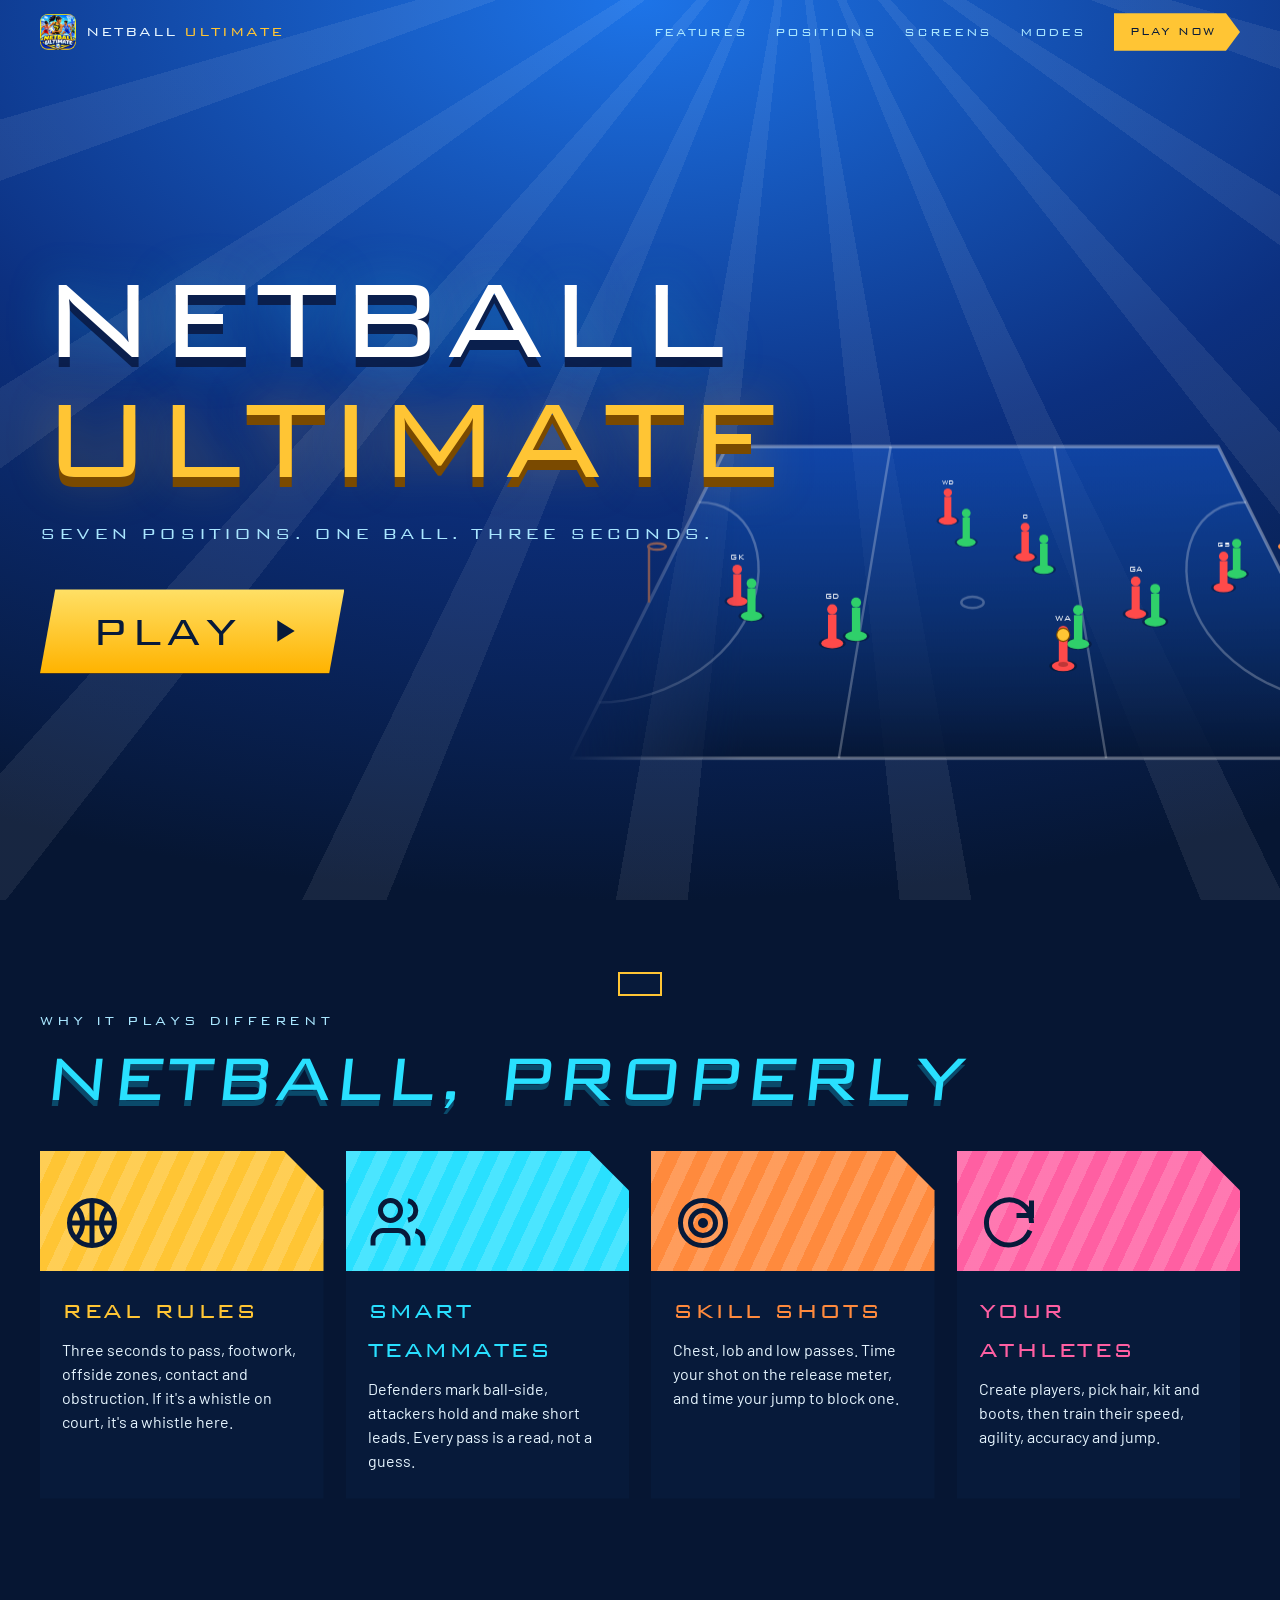
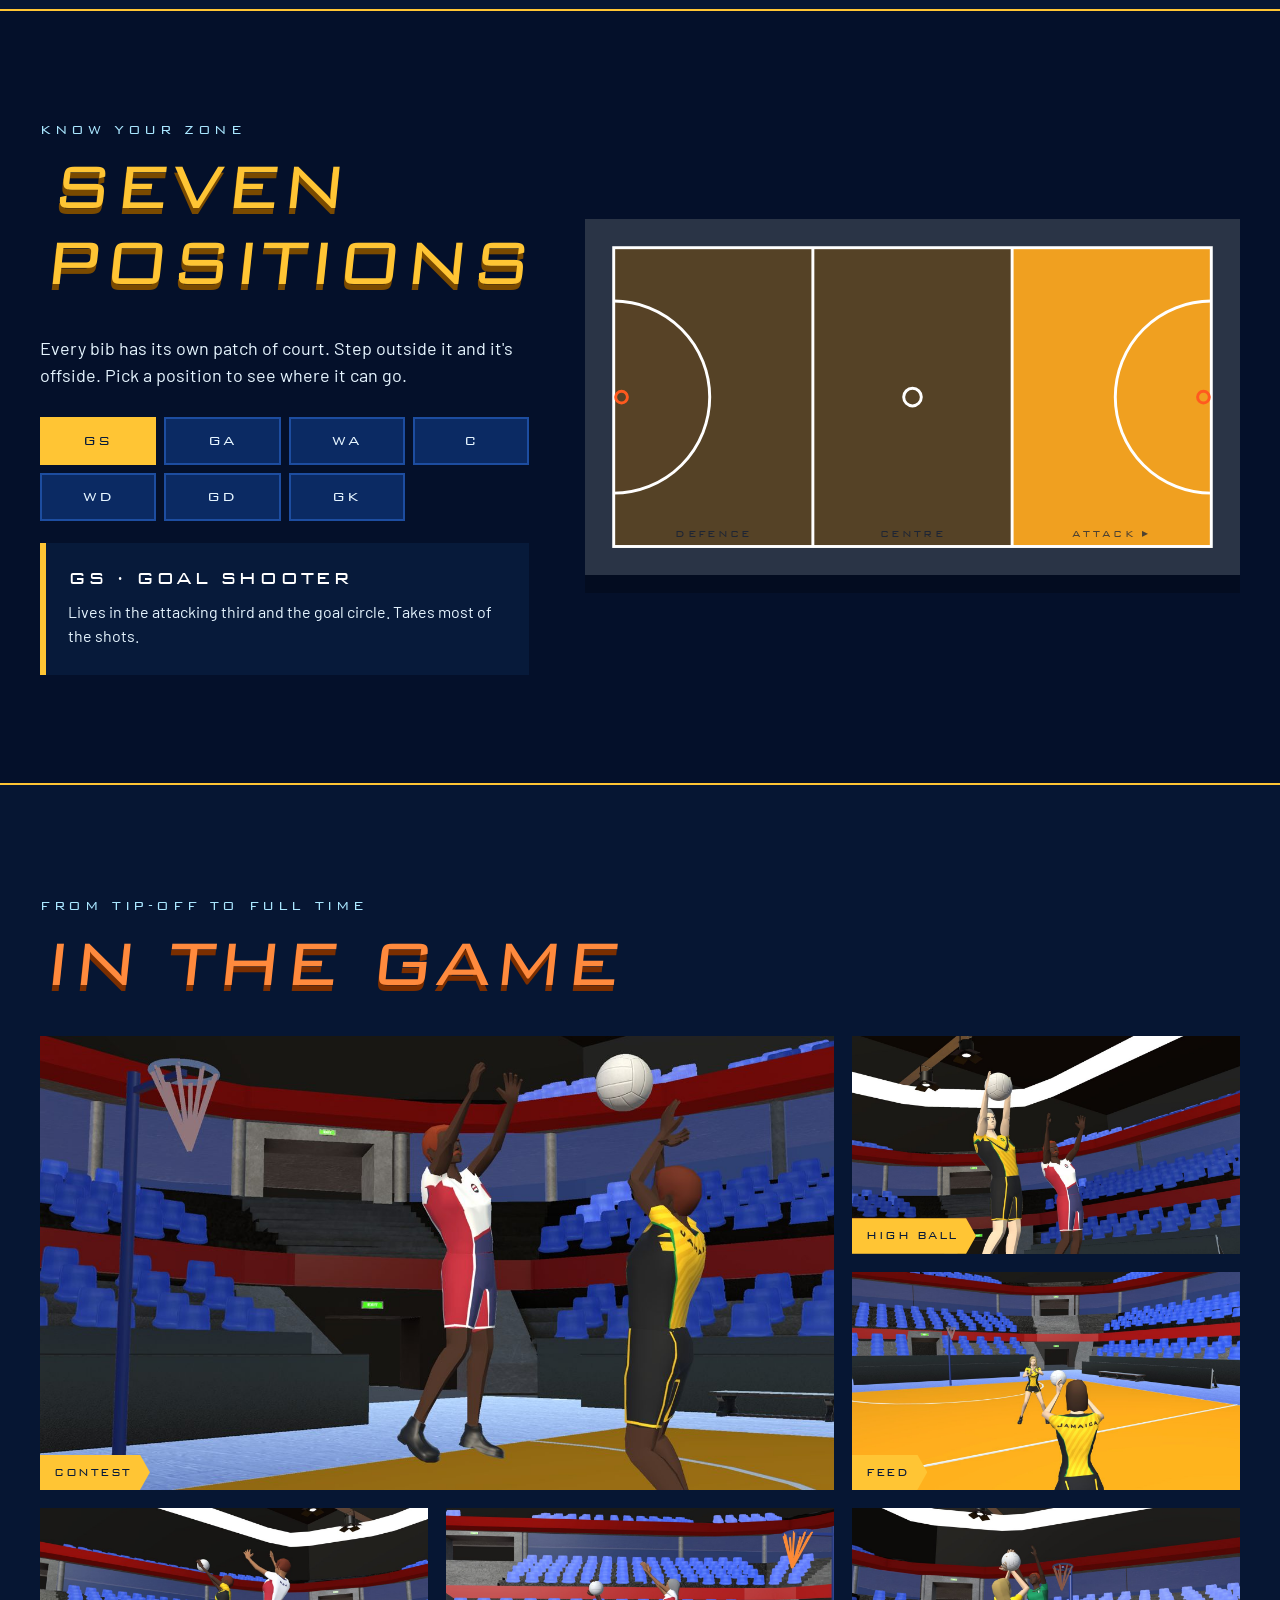
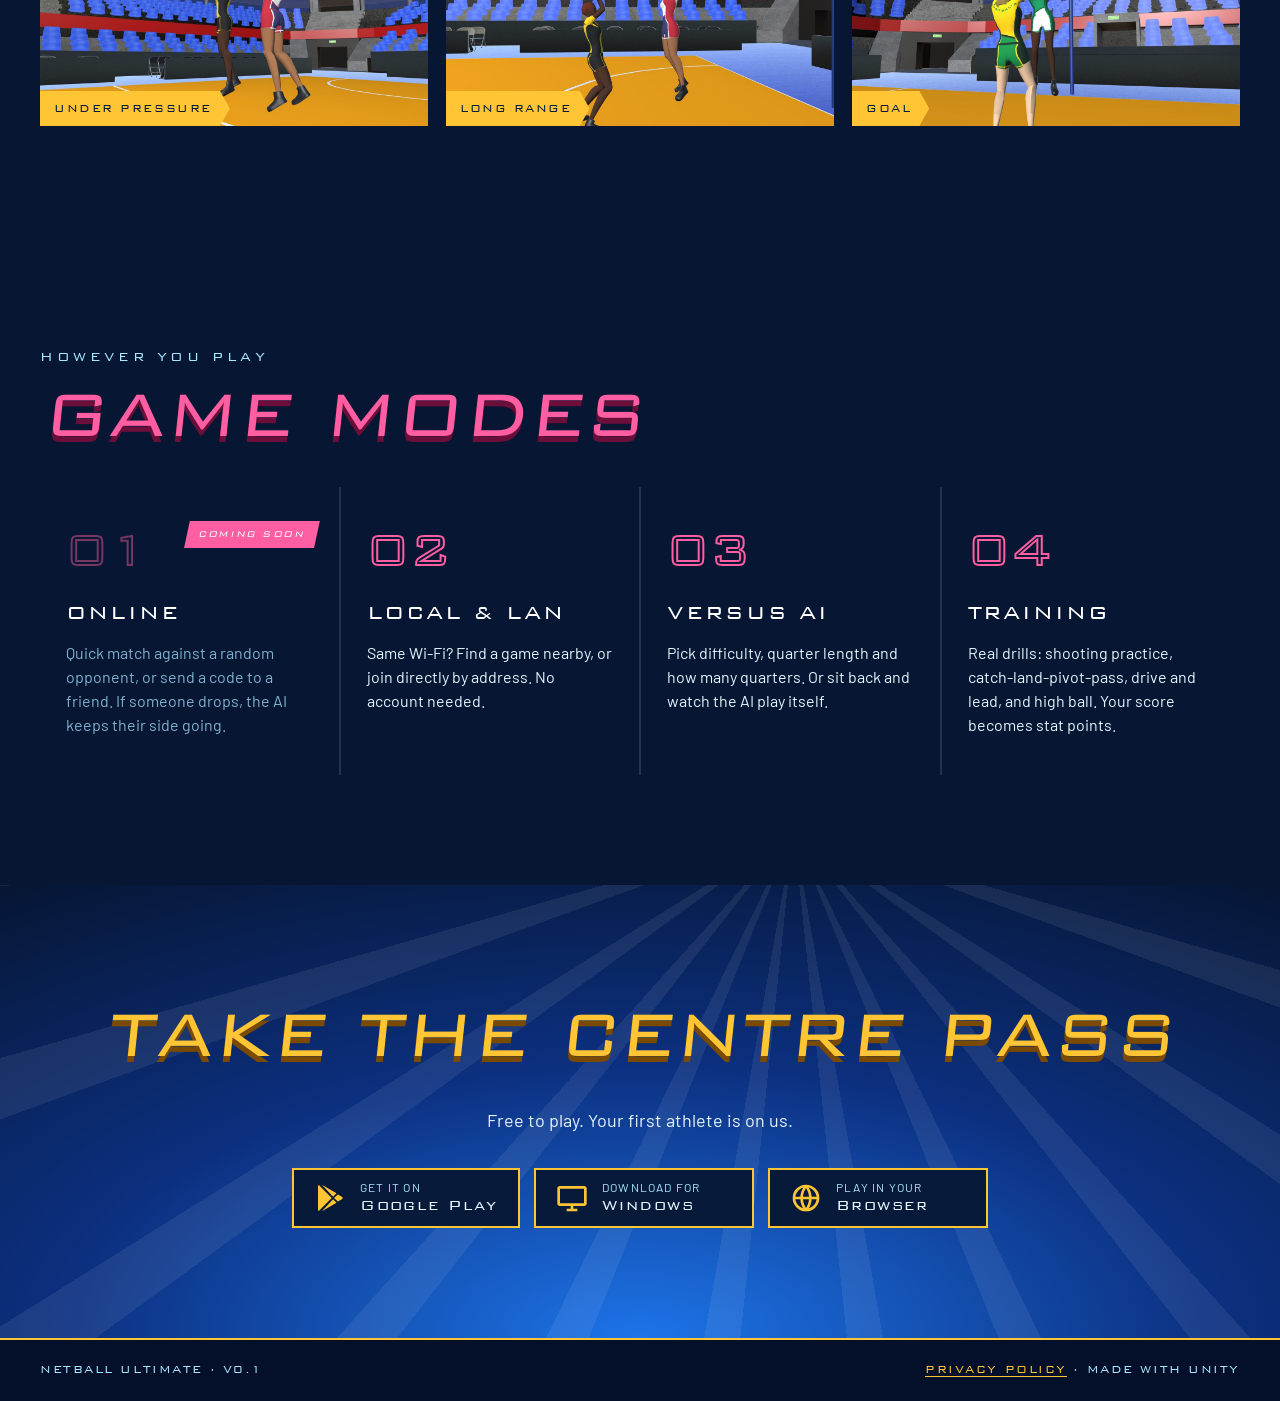
<file: index.html>
<!doctype html>
<html lang="en">
<head>
<meta charset="utf-8">
<meta name="viewport" content="width=device-width, initial-scale=1">
<title>Netball Ultimate</title>
<meta name="description" content="Netball Ultimate: real 7-a-side netball on your phone, PC or browser. Build your team, train your athletes and play friends online.">
<meta name="theme-color" content="#061633">
<link rel="icon" href="img/icon.png">
<link rel="preconnect" href="https://fonts.googleapis.com">
<link rel="preconnect" href="https://fonts.gstatic.com" crossorigin>
<link href="https://fonts.googleapis.com/css2?family=Barlow:wght@400;500;600&display=swap" rel="stylesheet">
<link rel="stylesheet" href="style.css">
</head>
<body>

<header class="nav" id="nav">
  <a class="brand" href="#top"><img src="img/icon.png" alt="" width="36" height="36"><span>Netball <b>Ultimate</b></span></a>
  <button class="menu-btn" id="menuBtn" aria-label="Open menu" aria-expanded="false"><span></span><span></span><span></span></button>
  <nav class="links" id="links">
    <a href="#features">Features</a>
    <a href="#positions">Positions</a>
    <a href="#screens">Screens</a>
    <a href="#modes">Modes</a>
    <a class="btn btn-gold btn-sm" href="#play">Play now</a>
  </nav>
</header>

<main id="top">

  <!-- HERO -->
  <section class="hero">
    <div class="rays" aria-hidden="true"></div>
    <canvas id="court" class="hero-court" aria-hidden="true"></canvas>
    <div class="wrap hero-inner">
      <h1 class="logo reveal">
        <span class="w1">Netball</span>
        <span class="w2">Ultimate</span>
      </h1>
      <p class="lead reveal">Seven positions. One ball. Three seconds.</p>
      <div class="cta reveal">
        <a class="play" href="#play"><span>Play</span><svg viewBox="0 0 24 24" fill="currentColor"><path d="M7 4l13 8-13 8z"/></svg></a>
      </div>
    </div>
  </section>

  <!-- FEATURES -->
  <section class="section" id="features">
    <div class="wrap">
      <p class="eyebrow">Why it plays different</p>
      <h2 class="title t-cyan">Netball, properly</h2>
      <div class="cards">
        <article class="card c-gold reveal">
          <div class="art"><svg viewBox="0 0 24 24" fill="none" stroke="currentColor" stroke-width="2"><circle cx="12" cy="12" r="9"/><path d="M12 3v18M3 12h18M5.6 5.6c3.5 3.5 3.5 9.3 0 12.8M18.4 5.6c-3.5 3.5-3.5 9.3 0 12.8"/></svg></div>
          <div class="band"><h3>Real rules</h3><p>Three seconds to pass, footwork, offside zones, contact and obstruction. If it's a whistle on court, it's a whistle here.</p></div>
        </article>
        <article class="card c-cyan reveal">
          <div class="art"><svg viewBox="0 0 24 24" fill="none" stroke="currentColor" stroke-width="2"><path d="M16 21v-2a4 4 0 0 0-4-4H6a4 4 0 0 0-4 4v2"/><circle cx="9" cy="7" r="4"/><path d="M22 21v-2a4 4 0 0 0-3-3.9M16 3.1a4 4 0 0 1 0 7.8"/></svg></div>
          <div class="band"><h3>Smart teammates</h3><p>Defenders mark ball-side, attackers hold and make short leads. Every pass is a read, not a guess.</p></div>
        </article>
        <article class="card c-orange reveal">
          <div class="art"><svg viewBox="0 0 24 24" fill="none" stroke="currentColor" stroke-width="2"><circle cx="12" cy="12" r="9"/><circle cx="12" cy="12" r="5"/><circle cx="12" cy="12" r="1"/></svg></div>
          <div class="band"><h3>Skill shots</h3><p>Chest, lob and low passes. Time your shot on the release meter, and time your jump to block one.</p></div>
        </article>
        <article class="card c-pink reveal">
          <div class="art"><svg viewBox="0 0 24 24" fill="none" stroke="currentColor" stroke-width="2"><path d="M20.4 15A9 9 0 1 1 21 12"/><path d="M21 3v6h-6"/></svg></div>
          <div class="band"><h3>Your athletes</h3><p>Create players, pick hair, kit and boots, then train their speed, agility, accuracy and jump.</p></div>
        </article>
      </div>
    </div>
  </section>

  <!-- POSITIONS -->
  <section class="section section-dark" id="positions">
    <div class="wrap pos-grid">
      <div>
        <p class="eyebrow">Know your zone</p>
        <h2 class="title t-gold">Seven positions</h2>
        <p class="body">Every bib has its own patch of court. Step outside it and it's offside. Pick a position to see where it can go.</p>
        <div class="pos-tabs" role="tablist" id="posTabs"></div>
        <div class="pos-info" id="posInfo" aria-live="polite"></div>
      </div>
      <div class="court-card">
        <svg id="zoneCourt" viewBox="0 0 640 335" role="img" aria-label="Netball court showing where the selected position may play">
          <defs>
            <clipPath id="courtClip"><rect x="15" y="15" width="610" height="305"/></clipPath>
          </defs>
          <rect x="15" y="15" width="610" height="305" class="z-base"/>
          <g clip-path="url(#courtClip)">
            <rect id="zL" x="15" y="15" width="203.3" height="305" class="zone"/>
            <rect id="zM" x="218.3" y="15" width="203.4" height="305" class="zone"/>
            <rect id="zR" x="421.7" y="15" width="203.3" height="305" class="zone"/>
            <path id="cL" d="M15 69.5 A98 98 0 0 1 15 265.5 Z" class="zone circle" transform="translate(0 0)"/>
            <path id="cR" d="M625 69.5 A98 98 0 0 0 625 265.5 Z" class="zone circle"/>
          </g>
          <g class="lines">
            <rect x="15" y="15" width="610" height="305"/>
            <line x1="218.3" y1="15" x2="218.3" y2="320"/>
            <line x1="421.7" y1="15" x2="421.7" y2="320"/>
            <circle cx="320" cy="167.5" r="9"/>
            <path d="M15 69.5 A98 98 0 0 1 15 265.5"/>
            <path d="M625 69.5 A98 98 0 0 0 625 265.5"/>
          </g>
          <circle cx="23" cy="167.5" r="6" class="ring"/>
          <circle cx="617" cy="167.5" r="6" class="ring"/>
          <text x="117" y="310" class="lbl">DEFENCE</text>
          <text x="320" y="310" class="lbl">CENTRE</text>
          <text x="523" y="310" class="lbl">ATTACK &#9656;</text>
        </svg>
      </div>
    </div>
  </section>

  <!-- SCREENS -->
  <section class="section" id="screens">
    <div class="wrap">
      <p class="eyebrow">From tip-off to full time</p>
      <h2 class="title t-orange">In the game</h2>
      <div class="gallery">
        <button class="shot big reveal" data-cap="Contest every ball under the post."><img src="img/contest.jpg" alt="Jamaica and a red-and-white defender leaping for the ball by the post" loading="lazy"><span>Contest</span></button>
        <button class="shot reveal" data-cap="Time your jump to take the high ball."><img src="img/high_ball.jpg" alt="Player taking a high catch over a defender" loading="lazy"><span>High ball</span></button>
        <button class="shot reveal" data-cap="Look up, find your shooter, feed the circle."><img src="img/feed.jpg" alt="Jamaica player lining up a pass" loading="lazy"><span>Feed</span></button>
        <button class="shot reveal" data-cap="Shoot with a hand in your face."><img src="img/under_pressure.jpg" alt="Shooter with a defender jumping to block" loading="lazy"><span>Under pressure</span></button>
        <button class="shot reveal" data-cap="Long range from the edge of the circle."><img src="img/wide_shot.jpg" alt="Shot from the edge of the circle" loading="lazy"><span>Long range</span></button>
        <button class="shot reveal" data-cap="Australia lining up the shot."><img src="img/shot.jpg" alt="Australia shooter with defender behind" loading="lazy"><span>Goal</span></button>
      </div>
    </div>
  </section>

  <!-- MODES -->
  <section class="section" id="modes">
    <div class="wrap">
      <p class="eyebrow">However you play</p>
      <h2 class="title t-pink">Game modes</h2>
      <div class="modes">
        <article class="mode soon reveal">
          <i>01</i><h3>Online</h3><span class="soon-tag">Coming soon</span>
          <p>Quick match against a random opponent, or send a code to a friend. If someone drops, the AI keeps their side going.</p>
        </article>
        <article class="mode reveal">
          <i>02</i><h3>Local &amp; LAN</h3>
          <p>Same Wi-Fi? Find a game nearby, or join directly by address. No account needed.</p>
        </article>
        <article class="mode reveal">
          <i>03</i><h3>Versus AI</h3>
          <p>Pick difficulty, quarter length and how many quarters. Or sit back and watch the AI play itself.</p>
        </article>
        <article class="mode reveal">
          <i>04</i><h3>Training</h3>
          <p>Real drills: shooting practice, catch-land-pivot-pass, drive and lead, and high ball. Your score becomes stat points.</p>
        </article>
      </div>
    </div>
  </section>

  <!-- PLAY -->
  <section class="section final" id="play">
    <div class="rays" aria-hidden="true"></div>
    <div class="wrap final-inner">
      <h2 class="title t-gold">Take the centre pass</h2>
      <p class="body">Free to play. Your first athlete is on us.</p>
      <div class="stores">
        <a class="store" href="https://play.google.com/store/apps/details?id=com.JoshTimAllen.NetballUltimate&amp;hl=en" target="_blank" rel="noopener">
          <svg viewBox="0 0 24 24" fill="currentColor"><path d="M3.6 2.3 13.3 12l-9.7 9.7c-.4-.2-.6-.6-.6-1.1V3.4c0-.5.2-.9.6-1.1zm10.7 10.7 2.6 2.6-11 6.3 8.4-8.9zm3.6-3.6 3 1.7c.8.5.8 1.3 0 1.8l-3 1.7-2.9-2.6 2.9-2.6zM5.9 2.1l11 6.3-2.6 2.6-8.4-8.9z"/></svg>
          <span><small>Get it on</small>Google Play</span>
        </a>
        <a class="store" href="#" data-soon>
          <svg viewBox="0 0 24 24" fill="none" stroke="currentColor" stroke-width="2"><rect x="2" y="4" width="20" height="13" rx="1"/><path d="M8 21h8M12 17v4"/></svg>
          <span><small>Download for</small>Windows</span>
        </a>
        <a class="store" href="#" data-soon>
          <svg viewBox="0 0 24 24" fill="none" stroke="currentColor" stroke-width="2"><circle cx="12" cy="12" r="9"/><path d="M3 12h18M12 3a14 14 0 0 1 0 18M12 3a14 14 0 0 0 0 18"/></svg>
          <span><small>Play in your</small>Browser</span>
        </a>
      </div>
    </div>
  </section>
</main>

<footer class="foot">
  <div class="wrap foot-inner">
    <span>Netball Ultimate &middot; v0.1</span>
    <span><a class="foot-link" href="privacy.html">Privacy Policy</a> &middot; Made with Unity</span>
  </div>
</footer>

<div class="lightbox" id="lightbox" hidden>
  <button class="lb-close" id="lbClose" aria-label="Close">&times;</button>
  <figure><img id="lbImg" alt=""><figcaption id="lbCap"></figcaption></figure>
</div>
<div class="toast" id="toast" role="status"></div>

<script src="main.js"></script>
</body>
</html>
</file>
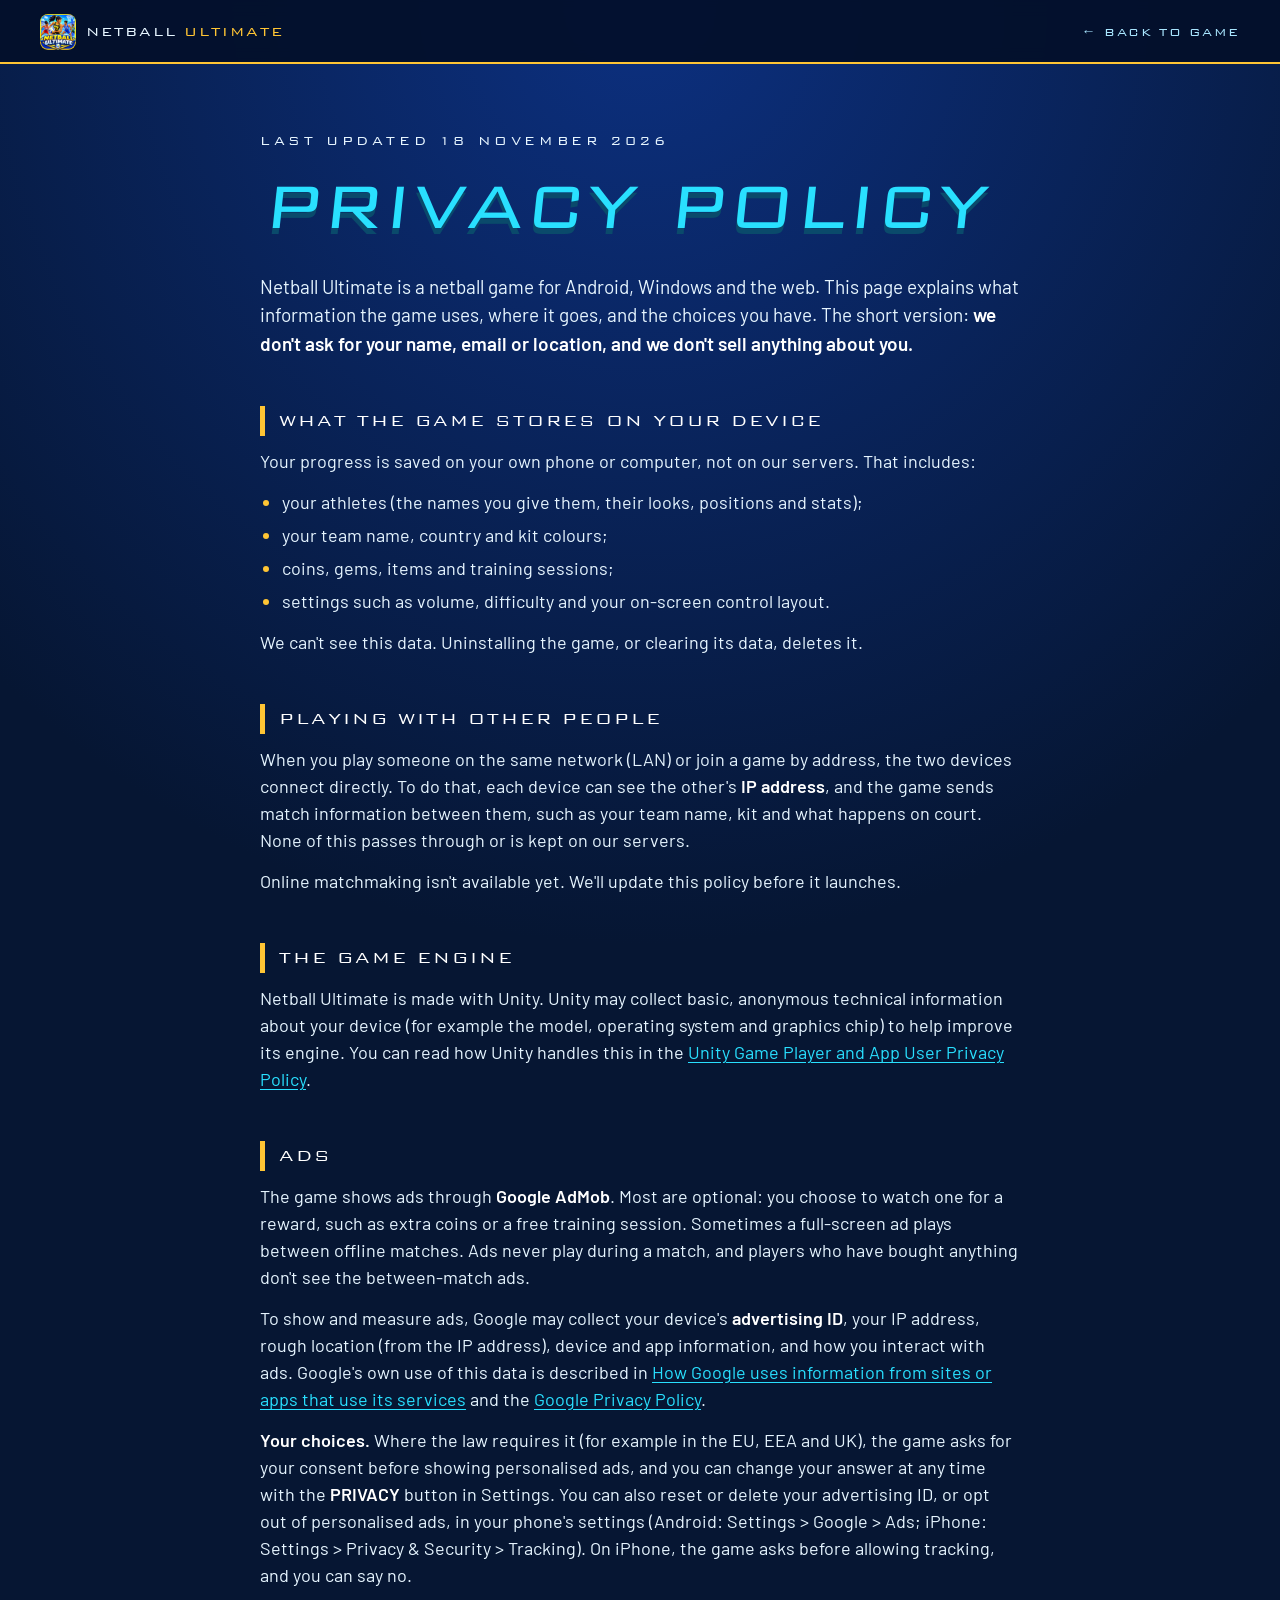
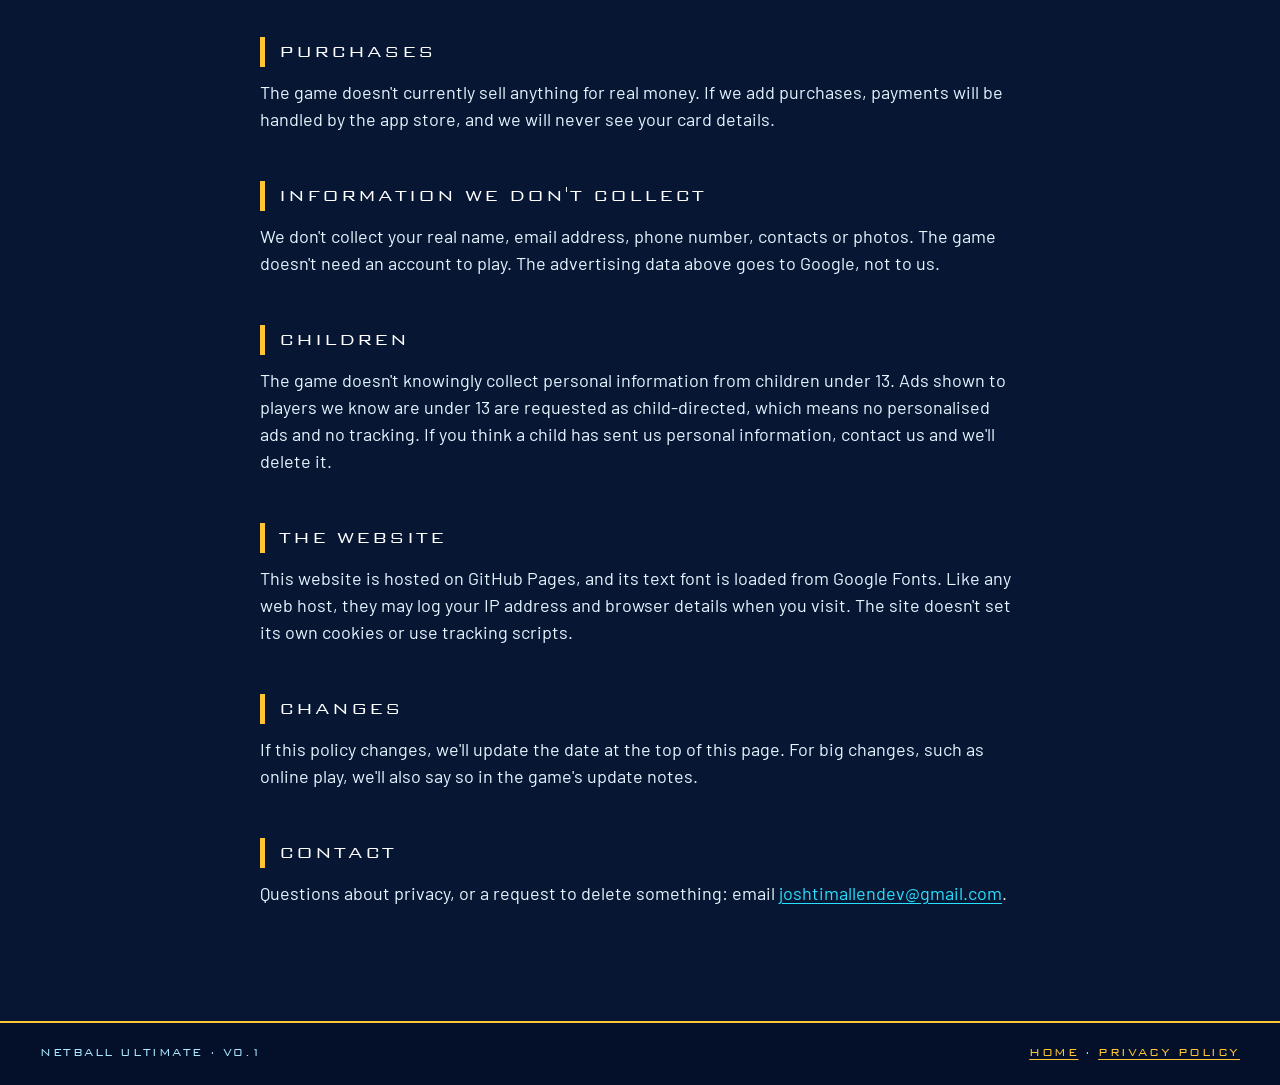
<file: privacy.html>
<!doctype html>
<html lang="en">
<head>
<meta charset="utf-8">
<meta name="viewport" content="width=device-width, initial-scale=1">
<title>Privacy Policy · Netball Ultimate</title>
<meta name="description" content="Privacy policy for the Netball Ultimate game.">
<meta name="theme-color" content="#061633">
<link rel="icon" href="img/icon.png">
<link rel="preconnect" href="https://fonts.googleapis.com">
<link rel="preconnect" href="https://fonts.gstatic.com" crossorigin>
<link href="https://fonts.googleapis.com/css2?family=Barlow:wght@400;500;600&display=swap" rel="stylesheet">
<link rel="stylesheet" href="style.css">
</head>
<body>

<header class="nav solid">
  <a class="brand" href="index.html"><img src="img/icon.png" alt="" width="36" height="36"><span>Netball <b>Ultimate</b></span></a>
  <nav class="links links-static">
    <a href="index.html">&larr; Back to game</a>
  </nav>
</header>

<main class="legal">
  <div class="wrap legal-inner">
    <p class="eyebrow">Last updated 18 November 2026</p>
    <h1 class="title t-cyan">Privacy policy</h1>

    <p class="legal-lead">Netball Ultimate is a netball game for Android, Windows and the web. This page explains what information the game uses, where it goes, and the choices you have. The short version: <strong>we don't ask for your name, email or location, and we don't sell anything about you.</strong></p>

    <h2>What the game stores on your device</h2>
    <p>Your progress is saved on your own phone or computer, not on our servers. That includes:</p>
    <ul>
      <li>your athletes (the names you give them, their looks, positions and stats);</li>
      <li>your team name, country and kit colours;</li>
      <li>coins, gems, items and training sessions;</li>
      <li>settings such as volume, difficulty and your on-screen control layout.</li>
    </ul>
    <p>We can't see this data. Uninstalling the game, or clearing its data, deletes it.</p>

    <h2>Playing with other people</h2>
    <p>When you play someone on the same network (LAN) or join a game by address, the two devices connect directly. To do that, each device can see the other's <strong>IP address</strong>, and the game sends match information between them, such as your team name, kit and what happens on court. None of this passes through or is kept on our servers.</p>
    <p>Online matchmaking isn't available yet. We'll update this policy before it launches.</p>

    <h2>The game engine</h2>
    <p>Netball Ultimate is made with Unity. Unity may collect basic, anonymous technical information about your device (for example the model, operating system and graphics chip) to help improve its engine. You can read how Unity handles this in the <a href="https://unity.com/legal/game-player-and-app-user-privacy-policy" rel="noopener">Unity Game Player and App User Privacy Policy</a>.</p>

    <h2>Ads</h2>
    <p>The game shows ads through <strong>Google AdMob</strong>. Most are optional: you choose to watch one for a reward, such as extra coins or a free training session. Sometimes a full-screen ad plays between offline matches. Ads never play during a match, and players who have bought anything don't see the between-match ads.</p>
    <p>To show and measure ads, Google may collect your device's <strong>advertising ID</strong>, your IP address, rough location (from the IP address), device and app information, and how you interact with ads. Google's own use of this data is described in <a href="https://policies.google.com/technologies/partner-sites" rel="noopener">How Google uses information from sites or apps that use its services</a> and the <a href="https://policies.google.com/privacy" rel="noopener">Google Privacy Policy</a>.</p>
    <p><strong>Your choices.</strong> Where the law requires it (for example in the EU, EEA and UK), the game asks for your consent before showing personalised ads, and you can change your answer at any time with the <strong>PRIVACY</strong> button in Settings. You can also reset or delete your advertising ID, or opt out of personalised ads, in your phone's settings (Android: Settings &gt; Google &gt; Ads; iPhone: Settings &gt; Privacy &amp; Security &gt; Tracking). On iPhone, the game asks before allowing tracking, and you can say no.</p>

    <h2>Purchases</h2>
    <p>The game doesn't currently sell anything for real money. If we add purchases, payments will be handled by the app store, and we will never see your card details.</p>

    <h2>Information we don't collect</h2>
    <p>We don't collect your real name, email address, phone number, contacts or photos. The game doesn't need an account to play. The advertising data above goes to Google, not to us.</p>

    <h2>Children</h2>
    <p>The game doesn't knowingly collect personal information from children under 13. Ads shown to players we know are under 13 are requested as child-directed, which means no personalised ads and no tracking. If you think a child has sent us personal information, contact us and we'll delete it.</p>

    <h2>The website</h2>
    <p>This website is hosted on GitHub Pages, and its text font is loaded from Google Fonts. Like any web host, they may log your IP address and browser details when you visit. The site doesn't set its own cookies or use tracking scripts.</p>

    <h2>Changes</h2>
    <p>If this policy changes, we'll update the date at the top of this page. For big changes, such as online play, we'll also say so in the game's update notes.</p>

    <h2>Contact</h2>
    <p>Questions about privacy, or a request to delete something: email <a id="contact" href="mailto:joshtimallendev@gmail.com">joshtimallendev@gmail.com</a>.</p>
  </div>
</main>

<footer class="foot">
  <div class="wrap foot-inner">
    <span>Netball Ultimate &middot; v0.1</span>
    <span><a class="foot-link" href="index.html">Home</a> &middot; <a class="foot-link" href="privacy.html">Privacy Policy</a></span>
  </div>
</footer>
</body>
</html>
</file>
<file: style.css>
@font-face{font-family:"ND";src:url("fonts/NetballDisplay.ttf") format("truetype");font-display:swap}

:root{
  --navy:#061633;
  --panel:#071a3a;
  --deep:#04102a;
  --blue:#1d74e8;
  --mid:#0c3080;
  --gold:#ffc534;
  --gold-d:#7a4a00;
  --cyan:#29e0ff;
  --cyan-d:#0a4a6b;
  --orange:#ff8a3d;
  --orange-d:#7a2e00;
  --pink:#ff5fa2;
  --pink-d:#6b0f3a;
  --ice:#a9e6ff;
  --text:#e6f5ff;
  --court:#f0a020;
  --display:"ND",Arial,sans-serif;
  --body:"Barlow",system-ui,sans-serif;
}

*{box-sizing:border-box}
html{scroll-behavior:smooth;scroll-padding-top:72px}
body{margin:0;background:var(--navy);color:var(--text);font-family:var(--body);font-size:18px;line-height:1.5;overflow-x:hidden}
img{max-width:100%;display:block}
a{color:inherit;text-decoration:none}
button{font:inherit;color:inherit;background:none;border:0;cursor:pointer}
svg{display:block}
.wrap{width:min(1200px,100% - 32px);margin:0 auto}

/* ---------- nav ---------- */
.nav{position:fixed;inset:0 0 auto;z-index:50;display:flex;align-items:center;justify-content:space-between;height:64px;padding:0 max(16px,calc((100% - 1200px)/2));transition:background .25s,box-shadow .25s}
.nav.solid{background:rgba(4,16,42,.92);backdrop-filter:blur(8px);box-shadow:inset 0 -2px 0 var(--gold)}
.brand{display:flex;align-items:center;gap:10px;font-family:var(--display);font-size:16px;letter-spacing:.12em;text-transform:uppercase}
.brand img{border-radius:8px}
.brand b{color:var(--gold);font-weight:normal}
.links{display:flex;align-items:center;gap:28px;font-family:var(--display);font-size:14px;letter-spacing:.12em;text-transform:uppercase}
.links a:not(.btn){position:relative;color:var(--ice)}
.links a:not(.btn)::after{content:"";position:absolute;left:0;right:100%;bottom:-6px;height:2px;background:var(--gold);transition:right .2s}
.links a:not(.btn):hover{color:#fff}
.links a:not(.btn):hover::after{right:0}
.menu-btn{display:none;width:44px;height:44px;flex-direction:column;justify-content:center;gap:6px;padding:10px}
.menu-btn span{height:3px;background:#fff;transition:transform .2s,opacity .2s}
.menu-btn[aria-expanded="true"] span:nth-child(1){transform:translateY(9px) rotate(45deg)}
.menu-btn[aria-expanded="true"] span:nth-child(2){opacity:0}
.menu-btn[aria-expanded="true"] span:nth-child(3){transform:translateY(-9px) rotate(-45deg)}

/* ---------- buttons ---------- */
.btn{display:inline-flex;align-items:center;gap:10px;padding:14px 30px 14px 22px;font-family:var(--display);font-size:16px;letter-spacing:.12em;text-transform:uppercase;clip-path:polygon(0 0,calc(100% - 14px) 0,100% 50%,calc(100% - 14px) 100%,0 100%);transition:transform .15s,filter .15s}
.btn:hover{transform:translateX(3px);filter:brightness(1.1)}
.btn-gold{background:var(--gold);color:var(--panel)}
.btn-ghost{background:rgba(7,26,58,.75);color:#fff;box-shadow:inset 0 0 0 2px var(--cyan)}
.btn-sm{padding:9px 24px 9px 16px;font-size:13px}

/* ---------- shared bits ---------- */
.rays{position:absolute;inset:0;background:repeating-conic-gradient(from 90deg at 62% -12%,rgba(255,255,255,.07) 0 4deg,transparent 4deg 16deg);pointer-events:none}
.eyebrow{margin:0 0 6px;font-family:var(--display);font-size:15px;letter-spacing:.24em;text-transform:uppercase;color:var(--ice)}
.title{margin:0 0 36px;font-family:var(--display);font-weight:normal;font-size:clamp(40px,7vw,80px);line-height:.95;text-transform:uppercase;transform:skewX(-6deg);transform-origin:left bottom}
.t-gold{color:var(--gold);text-shadow:0 6px 0 var(--gold-d)}
.t-cyan{color:var(--cyan);text-shadow:0 6px 0 var(--cyan-d)}
.t-orange{color:var(--orange);text-shadow:0 6px 0 var(--orange-d)}
.t-pink{color:var(--pink);text-shadow:0 6px 0 var(--pink-d)}
.body{max-width:520px;color:var(--text);margin:0 0 28px}
.section{position:relative;padding:110px 0}
.section-dark{background:var(--deep);box-shadow:inset 0 2px 0 var(--gold),inset 0 -2px 0 var(--gold)}

.reveal{opacity:0;transform:translateY(24px);transition:opacity .6s ease,transform .6s ease}
.reveal.in{opacity:1;transform:none}

/* ---------- hero ---------- */
.hero{position:relative;min-height:100vh;min-height:100svh;display:flex;align-items:center;overflow:hidden;background:radial-gradient(120% 100% at 50% 0%,var(--blue) 0%,var(--mid) 52%,var(--navy) 100%)}
.hero-court{position:absolute;right:-8%;top:66%;transform:translateY(-50%);width:min(960px,64vw);height:auto;aspect-ratio:2/1;pointer-events:none;-webkit-mask-image:linear-gradient(90deg,transparent 0,#000 22%);mask-image:linear-gradient(90deg,transparent 0,#000 22%)}
.hero-inner{position:relative;padding:120px 0 90px}
.ribbon{display:inline-block;padding:8px 26px;background:#ff3d8b;font-family:var(--display);font-size:15px;letter-spacing:.16em;text-transform:uppercase;transform:skewX(-12deg)}
.logo{margin:0 0 22px;font-family:var(--display);font-weight:normal;font-size:clamp(56px,11vw,140px);line-height:.86;text-transform:uppercase;transform:skewX(-6deg);transform-origin:left bottom}
.logo span{display:block}
.w1{color:#fff;text-shadow:0 10px 0 #0a1f4d,0 0 48px rgba(41,224,255,.35)}
.w2{color:var(--gold);text-shadow:0 10px 0 var(--gold-d),0 0 48px rgba(255,197,52,.35)}
.lead{max-width:none;margin:0 0 40px;font-family:var(--display);font-size:clamp(15px,1.8vw,20px);letter-spacing:.16em;text-transform:uppercase;color:var(--ice)}
.cta{display:flex;flex-wrap:wrap;align-items:center;gap:22px}
.play{display:flex;align-items:center;gap:28px;padding:18px 44px 18px 52px;background:linear-gradient(180deg,#ffe066,#ffb300);color:var(--panel);clip-path:polygon(5% 0,100% 0,95% 100%,0 100%);filter:drop-shadow(0 8px 0 var(--gold-d));transition:transform .15s}
.play span{font-family:var(--display);font-size:48px;line-height:1;letter-spacing:.08em;text-transform:uppercase}
.play svg{width:32px;height:32px}
.play:hover{transform:translateY(-3px)}
.play:active{transform:translateY(3px)}
.badges{display:flex;flex-wrap:wrap;gap:12px;margin:48px 0 0;padding:0;list-style:none}
.badges li{display:flex;flex-direction:column;align-items:center;min-width:120px;padding:12px 18px;background:rgba(7,26,58,.8);box-shadow:inset 0 0 0 2px var(--gold)}
.badges b{font-family:var(--display);font-weight:normal;font-size:30px;color:var(--gold);line-height:1.1}
.badges span{font-family:var(--display);font-size:12px;letter-spacing:.14em;text-transform:uppercase;color:var(--ice)}

/* ---------- feature cards (game "posters") ---------- */
.cards{display:grid;grid-template-columns:repeat(4,1fr);gap:22px}
.card{display:flex;flex-direction:column;background:var(--panel);clip-path:polygon(0 0,calc(100% - 40px) 0,100% 40px,100% 100%,0 100%);transition:transform .2s}
.card:hover{transform:translateY(-6px)}
.card .art{position:relative;height:120px;background:var(--c);color:var(--panel);overflow:hidden}
.card .art::before{content:"";position:absolute;inset:0;background:repeating-linear-gradient(115deg,rgba(255,255,255,.16) 0 14px,transparent 14px 28px)}
.card .art svg{position:absolute;left:22px;bottom:18px;width:60px;height:60px}
.band{padding:20px 22px 26px}
.band h3{margin:0 0 8px;font-family:var(--display);font-weight:normal;font-size:26px;letter-spacing:.06em;text-transform:uppercase;color:var(--c)}
.band p{margin:0;font-size:16px;color:var(--text)}
.c-gold{--c:var(--gold)}.c-cyan{--c:var(--cyan)}.c-orange{--c:var(--orange)}.c-pink{--c:var(--pink)}

/* ---------- positions ---------- */
.pos-grid{display:grid;grid-template-columns:5fr 7fr;gap:56px;align-items:center}
.pos-tabs{display:grid;grid-template-columns:repeat(4,1fr);gap:8px;margin-bottom:22px}
.pos-tab{padding:12px 0;background:#0b2a63;box-shadow:inset 0 0 0 2px #1d4da0;font-family:var(--display);font-size:16px;letter-spacing:.12em;transition:background .15s,color .15s,box-shadow .15s}
.pos-tab:hover{box-shadow:inset 0 0 0 2px var(--cyan)}
.pos-tab[aria-selected="true"]{background:var(--gold);color:var(--panel);box-shadow:none}
.pos-info{min-height:132px;padding:18px 22px;background:var(--panel);border-left:6px solid var(--gold)}
.pos-info h3{margin:0 0 6px;font-family:var(--display);font-weight:normal;font-size:22px;letter-spacing:.08em;text-transform:uppercase;color:#fff}
.pos-info p{margin:0;font-size:16px}
.court-card{padding:14px;background:#2a3446;box-shadow:0 18px 0 rgba(0,0,0,.25)}
#zoneCourt{width:100%;height:auto}
.z-base{fill:var(--court)}
.zone{fill:rgba(4,16,42,.65);transition:fill .35s}
.zone.on{fill:rgba(255,255,255,0)}
.zone.circle{fill:#574226}
.zone.circle.on{fill:var(--court)}
.lines{fill:none;stroke:#fff;stroke-width:3}
.ring{fill:none;stroke:#ff5a1f;stroke-width:3}
.lbl{font-family:var(--display);font-size:12px;letter-spacing:.2em;fill:rgba(7,26,58,.7);text-anchor:middle}

/* ---------- gallery ---------- */
.gallery{display:grid;grid-template-columns:repeat(3,1fr);gap:18px}
.shot{position:relative;padding:0;overflow:hidden;background:var(--panel);box-shadow:inset 0 0 0 2px rgba(255,255,255,.1);text-align:left}
.shot.big{grid-column:span 2;grid-row:span 2}
.shot img{width:100%;height:100%;object-fit:cover;aspect-ratio:16/9;transition:transform .4s}
.shot span{position:absolute;left:0;bottom:0;padding:8px 18px 8px 14px;background:var(--gold);color:var(--panel);font-family:var(--display);font-size:13px;letter-spacing:.12em;text-transform:uppercase;clip-path:polygon(0 0,calc(100% - 10px) 0,100% 50%,calc(100% - 10px) 100%,0 100%)}
.shot:hover img{transform:scale(1.05)}
.shot:focus-visible{outline:3px solid var(--cyan);outline-offset:3px}

/* ---------- country marquee ---------- */
.marquee{overflow:hidden;padding:18px 0;background:var(--gold);color:var(--panel);transform:skewY(-2deg);margin:20px 0}
.track{display:flex;gap:44px;width:max-content;animation:scroll 60s linear infinite;font-family:var(--display);font-size:20px;letter-spacing:.14em;text-transform:uppercase;white-space:nowrap}
.track span::before{content:"\25C6";margin-right:44px;opacity:.5}
.marquee:hover .track{animation-play-state:paused}
@keyframes scroll{to{transform:translateX(-50%)}}

/* ---------- modes ---------- */
.modes{display:grid;grid-template-columns:repeat(4,1fr);gap:2px;background:rgba(255,255,255,.12)}
.mode{position:relative;padding:34px 26px 38px;background:var(--navy);transition:background .2s}
.mode:hover{background:#0b2350}
.mode i{display:block;font-style:normal;font-family:var(--display);font-size:56px;line-height:1;color:transparent;-webkit-text-stroke:2px var(--pink)}
.mode h3{margin:18px 0 10px;font-family:var(--display);font-weight:normal;font-size:24px;letter-spacing:.08em;text-transform:uppercase;color:#fff}
.mode p{margin:0;font-size:16px}
.soon-tag{position:absolute;top:34px;right:22px;padding:5px 12px;background:var(--pink);color:#fff;font-family:var(--display);font-size:11px;letter-spacing:.14em;text-transform:uppercase;transform:skewX(-12deg)}
.mode.soon i{-webkit-text-stroke-color:rgba(255,95,162,.45)}
.mode.soon p{color:var(--ice);opacity:.75}

/* ---------- final CTA ---------- */
.final{overflow:hidden;text-align:center;background:radial-gradient(90% 120% at 50% 100%,var(--blue) 0%,var(--mid) 50%,var(--navy) 100%)}
.final-inner{position:relative;display:flex;flex-direction:column;align-items:center}
.final .title{transform-origin:center bottom}
.final .body{margin:0 auto 34px}
.stores{display:flex;flex-wrap:wrap;justify-content:center;gap:14px}
.store{display:flex;align-items:center;gap:14px;min-width:220px;padding:12px 22px;background:var(--panel);box-shadow:inset 0 0 0 2px var(--gold);transition:transform .15s,background .15s}
.store:hover{transform:translateY(-3px);background:#0b2350}
.store svg{width:32px;height:32px;color:var(--gold);flex:none}
.store span{display:flex;flex-direction:column;font-family:var(--display);font-size:18px;letter-spacing:.08em;text-align:left;line-height:1.2}
.store small{font-family:var(--body);font-size:12px;letter-spacing:.1em;text-transform:uppercase;color:var(--ice)}

/* ---------- footer ---------- */
.foot{background:var(--deep);box-shadow:inset 0 2px 0 var(--gold)}
.foot-inner{display:flex;justify-content:space-between;flex-wrap:wrap;gap:10px;padding:22px 0;font-family:var(--display);font-size:13px;letter-spacing:.12em;text-transform:uppercase;color:var(--ice)}

/* ---------- privacy / legal page ---------- */
.legal{padding:130px 0 100px;background:radial-gradient(120% 60% at 50% 0%,var(--mid) 0%,var(--navy) 60%)}
.legal-inner{max-width:760px}
.legal .title{margin-bottom:30px}
.legal-lead{font-size:19px;margin:0 0 10px}
.legal h2{margin:48px 0 12px;padding-left:14px;border-left:5px solid var(--gold);font-family:var(--display);font-weight:normal;font-size:20px;letter-spacing:.1em;text-transform:uppercase;color:#fff}
.legal p,.legal li{color:var(--text)}
.legal p{margin:0 0 14px}
.legal ul{margin:0 0 14px;padding-left:22px}
.legal li{margin-bottom:6px}
.legal li::marker{color:var(--gold)}
.legal strong{color:#fff;font-weight:600}
.legal a{color:var(--cyan);text-decoration:underline;text-underline-offset:3px;word-break:break-word}
.foot-link{color:var(--gold);text-decoration:underline;text-underline-offset:3px}
.foot a:hover{color:#fff}
.links-static a{color:var(--ice)}
@media (max-width:760px){
  .nav .links-static{position:static;flex-direction:row;padding:0;background:none;box-shadow:none;transform:none;z-index:auto;font-size:12px}
  .nav .links-static a:not(.btn){padding:0;border:0}
}

/* ---------- lightbox + toast ---------- */
.lightbox{position:fixed;inset:0;z-index:100;display:grid;place-items:center;padding:16px;background:rgba(4,16,42,.94)}
.lightbox[hidden]{display:none}
.lightbox figure{margin:0;max-width:1200px;width:100%}
.lightbox img{width:100%;box-shadow:0 0 0 2px var(--gold)}
.lightbox figcaption{margin-top:14px;text-align:center;font-size:16px}
.lb-close{position:absolute;top:12px;right:18px;font-size:44px;line-height:1;color:var(--gold)}
.toast{position:fixed;left:50%;bottom:24px;z-index:110;padding:12px 22px;background:var(--panel);box-shadow:inset 0 0 0 2px var(--gold);font-family:var(--display);font-size:14px;letter-spacing:.1em;text-transform:uppercase;transform:translate(-50%,120px);transition:transform .3s}
.toast.show{transform:translate(-50%,0)}

/* ---------- responsive ---------- */
@media (max-width:1000px){
  .cards,.modes{grid-template-columns:repeat(2,1fr)}
  .pos-grid{grid-template-columns:1fr;gap:36px}
}
@media (max-width:760px){
  body{font-size:17px}
  .menu-btn{display:flex}
  .links{position:fixed;top:64px;left:0;right:0;flex-direction:column;align-items:stretch;gap:0;padding:8px 16px 20px;background:rgba(4,16,42,.97);box-shadow:inset 0 -2px 0 var(--gold);transform:translateY(-120%);transition:transform .25s;z-index:-1}
  .links.open{transform:none}
  .links a:not(.btn){padding:14px 0;border-bottom:1px solid rgba(255,255,255,.08)}
  .links .btn{margin-top:14px;justify-content:center}
  .nav{background:rgba(4,16,42,.92)}
  .section{padding:80px 0}
  .hero-court{right:-40%;top:auto;bottom:0;transform:none;width:150vw;opacity:.4;-webkit-mask-image:none;mask-image:none}
  .play{padding:14px 34px 14px 40px;gap:18px}
  .play span{font-size:36px}
  .badges li{min-width:0;flex:1 1 40%}
  .cards,.modes{grid-template-columns:1fr}
  .gallery{grid-template-columns:1fr 1fr}
  .shot.big{grid-column:span 2;grid-row:auto}
  .pos-tabs{grid-template-columns:repeat(4,1fr)}
  .store{width:100%}
}
@media (prefers-reduced-motion:reduce){
  html{scroll-behavior:auto}
  .reveal{opacity:1;transform:none;transition:none}
  .track{animation:none}
}
</file>
